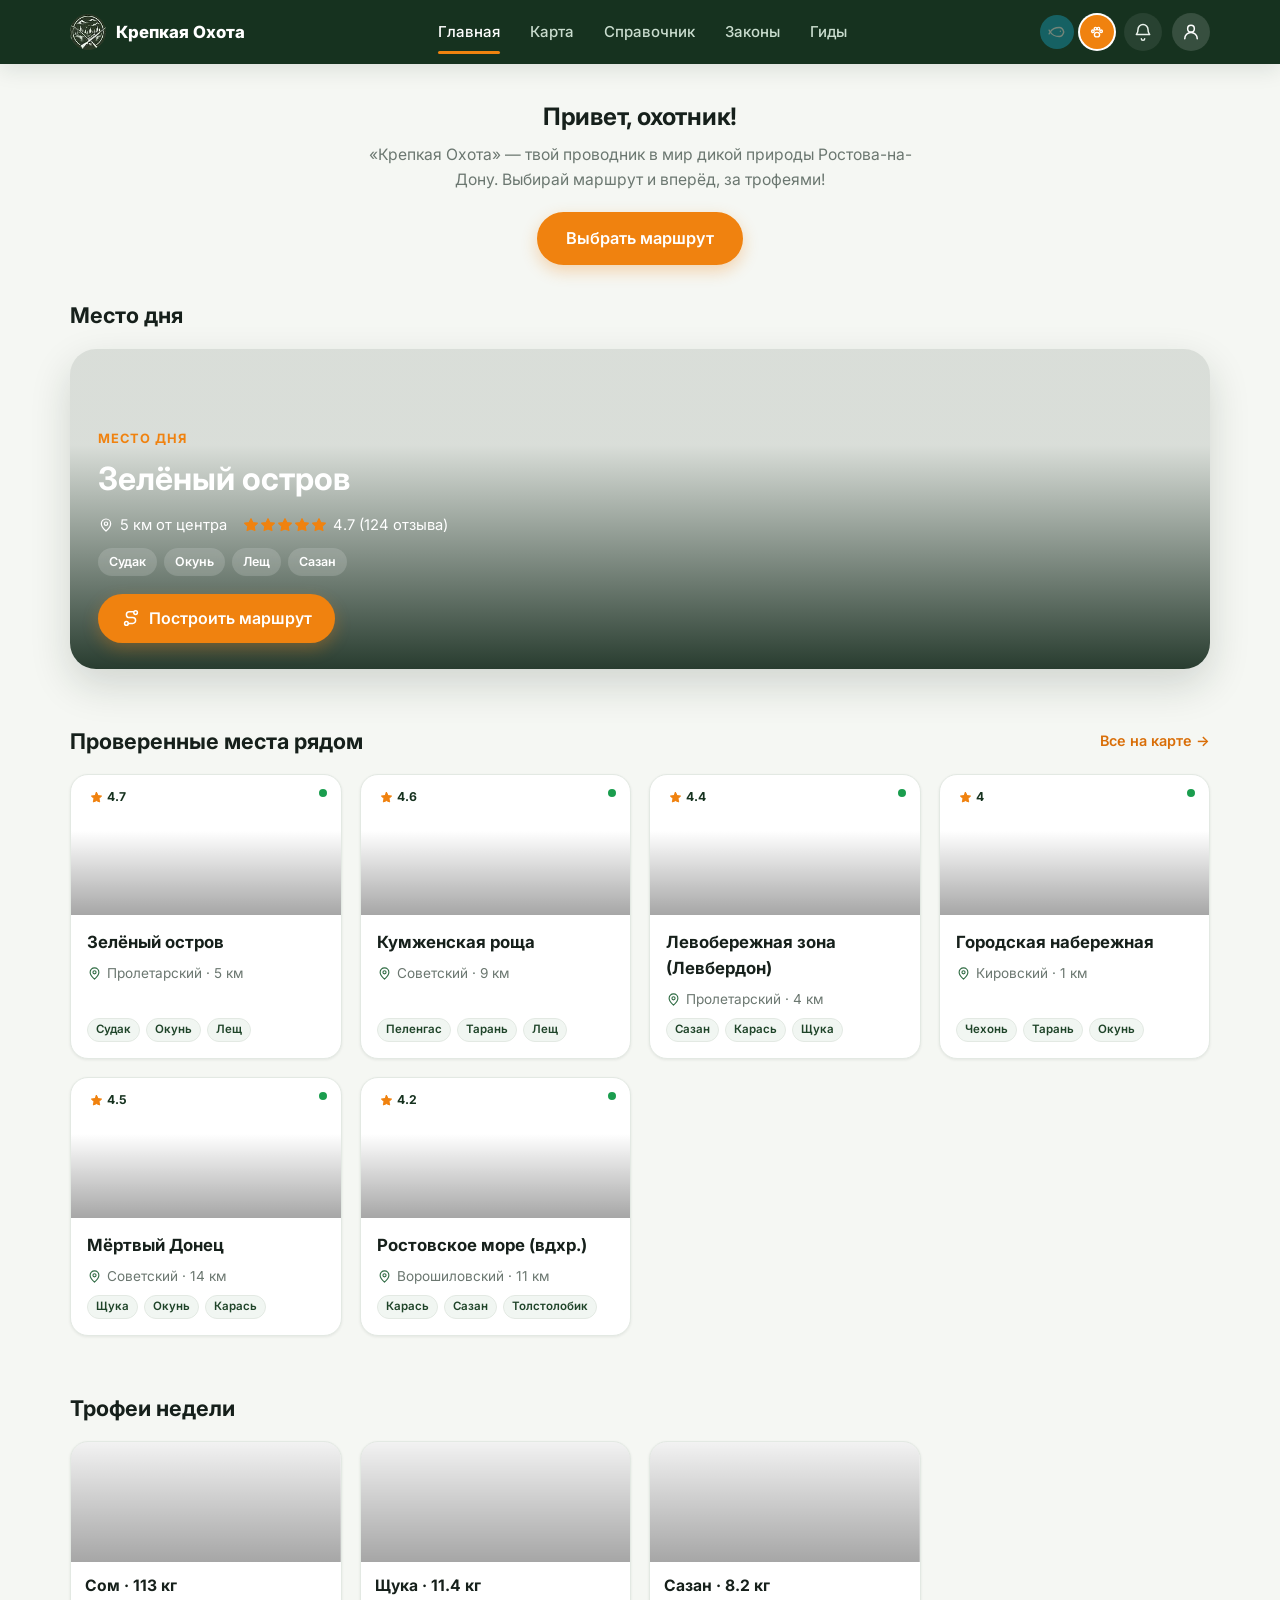
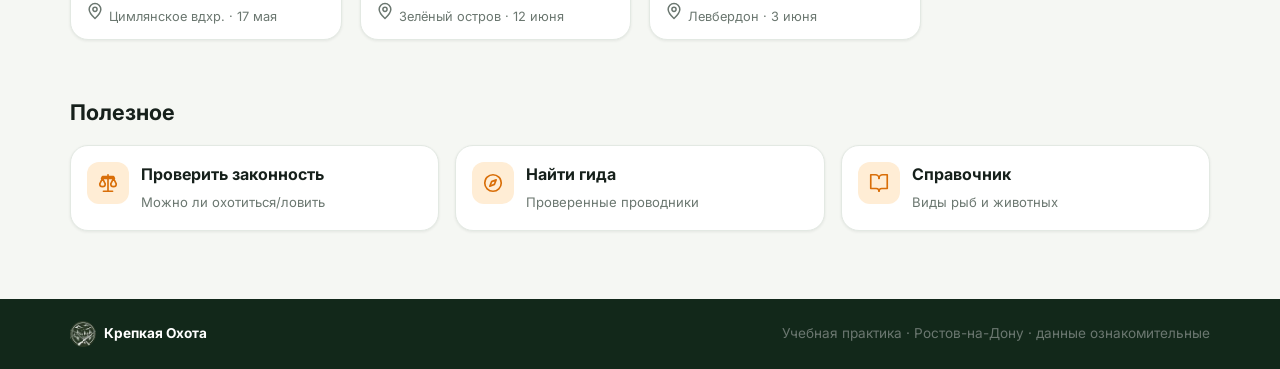
<file: frontend/index.html>
<!DOCTYPE html>
<html lang="ru">
<head>
  <meta charset="UTF-8" />
  <meta name="viewport" content="width=device-width, initial-scale=1.0" />
  <title>Крепкая Охота — главная</title>
  <meta name="description" content="Крепкая Охота — гид по рыбалке и охоте в Ростове-на-Дону: места по районам, сезоны, законы." />
  <link rel="preconnect" href="https://fonts.googleapis.com" />
  <link rel="preconnect" href="https://fonts.gstatic.com" crossorigin />
  <link href="https://fonts.googleapis.com/css2?family=Inter:wght@400;500;600;700;800&display=swap" rel="stylesheet" />
  <link rel="stylesheet" href="css/styles.css" />
</head>
<body>
  <header id="appHeader" class="site-header"></header>

  <main>
    <section class="hero">
      <div class="hero-inner">
        <h1 id="heroHi">Привет, охотник!</h1>
        <p>«Крепкая Охота» — твой проводник в мир дикой природы Ростова-на-Дону.
           Выбирай маршрут и вперёд, за трофеями!</p>
        <a class="btn btn-primary" href="pages/map.html">Выбрать маршрут</a>
      </div>
    </section>

    <div class="container">
      <section class="section">
        <div class="section-head"><h2>Место дня</h2></div>
        <article id="featured" class="featured"></article>
      </section>

      <section class="section">
        <div class="section-head">
          <h2>Проверенные места рядом</h2>
          <a class="link-more" href="pages/map.html">Все на карте →</a>
        </div>
        <div id="placesGrid" class="card-grid"></div>
      </section>

      <section class="section">
        <div class="section-head"><h2>Трофеи недели</h2></div>
        <div id="trophiesGrid" class="card-grid"></div>
      </section>

      <section class="section">
        <div class="section-head"><h2>Полезное</h2></div>
        <div id="usefulGrid" class="useful-grid"></div>
      </section>
    </div>
  </main>

  <footer id="appFooter" class="site-footer"></footer>

  <script src="js/config.js"></script>
  <script src="js/data.js"></script>
  <script src="js/api.js"></script>
  <script src="js/components.js"></script>
  <script src="js/home.js"></script>
</body>
</html>
</file>
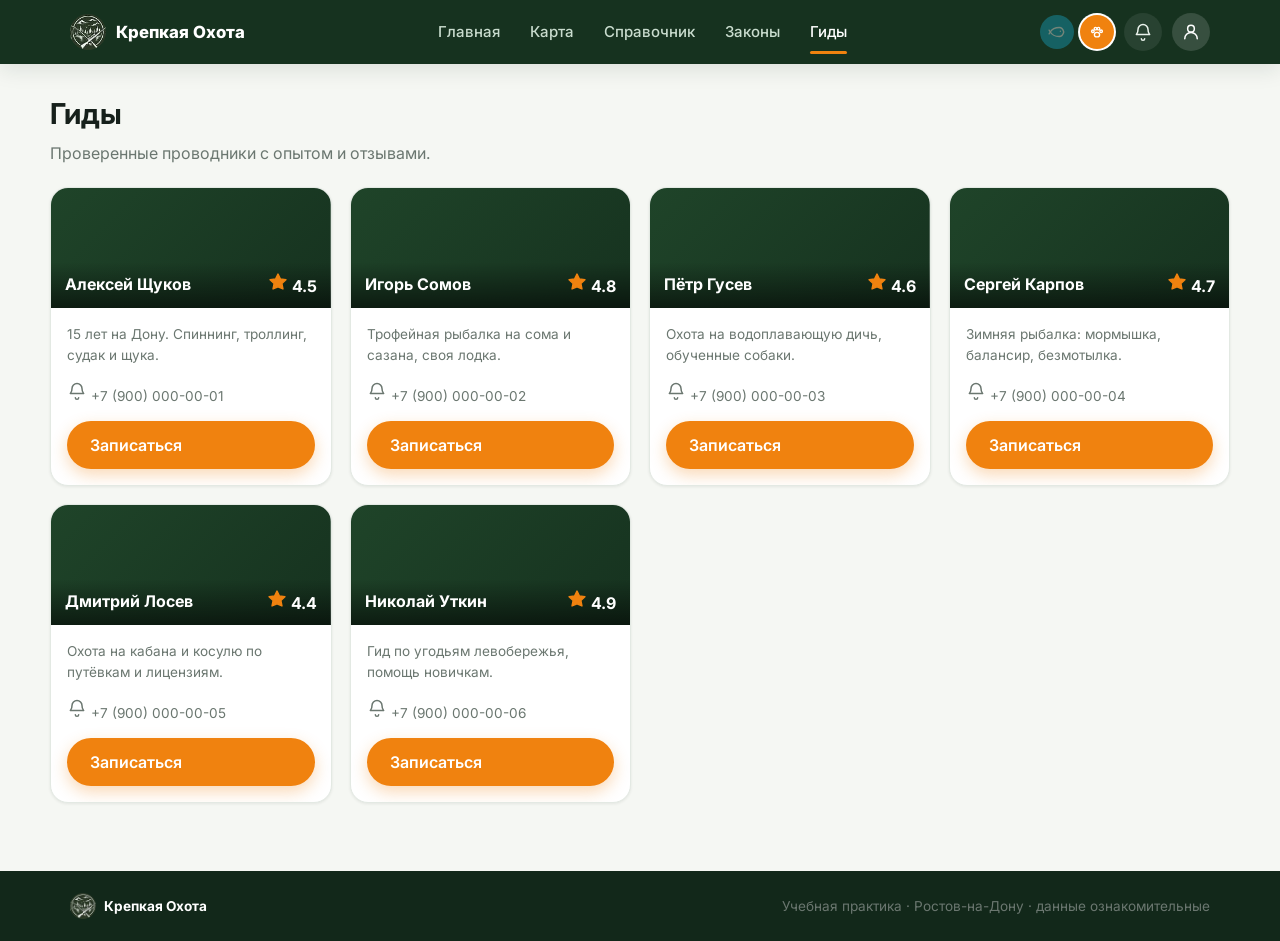
<file: frontend/pages/guides.html>
<!DOCTYPE html>
<html lang="ru">
<head>
  <meta charset="UTF-8" />
  <meta name="viewport" content="width=device-width, initial-scale=1.0" />
  <title>Крепкая Охота — гиды</title>
  <link rel="preconnect" href="https://fonts.googleapis.com" />
  <link href="https://fonts.googleapis.com/css2?family=Inter:wght@400;500;600;700;800&display=swap" rel="stylesheet" />
  <link rel="stylesheet" href="../css/styles.css" />
</head>
<body>
  <header id="appHeader" class="site-header"></header>

  <main>
    <div class="container section">
      <h1 class="page-title">Гиды</h1>
      <p class="page-sub">Проверенные проводники с опытом и отзывами.</p>
      <div id="guidesGrid" class="card-grid"></div>
    </div>
  </main>

  <footer id="appFooter" class="site-footer"></footer>

  <script src="../js/config.js"></script>
  <script src="../js/data.js"></script>
  <script src="../js/api.js"></script>
  <script src="../js/components.js"></script>
  <script src="../js/guides.js"></script>
</body>
</html>
</file>
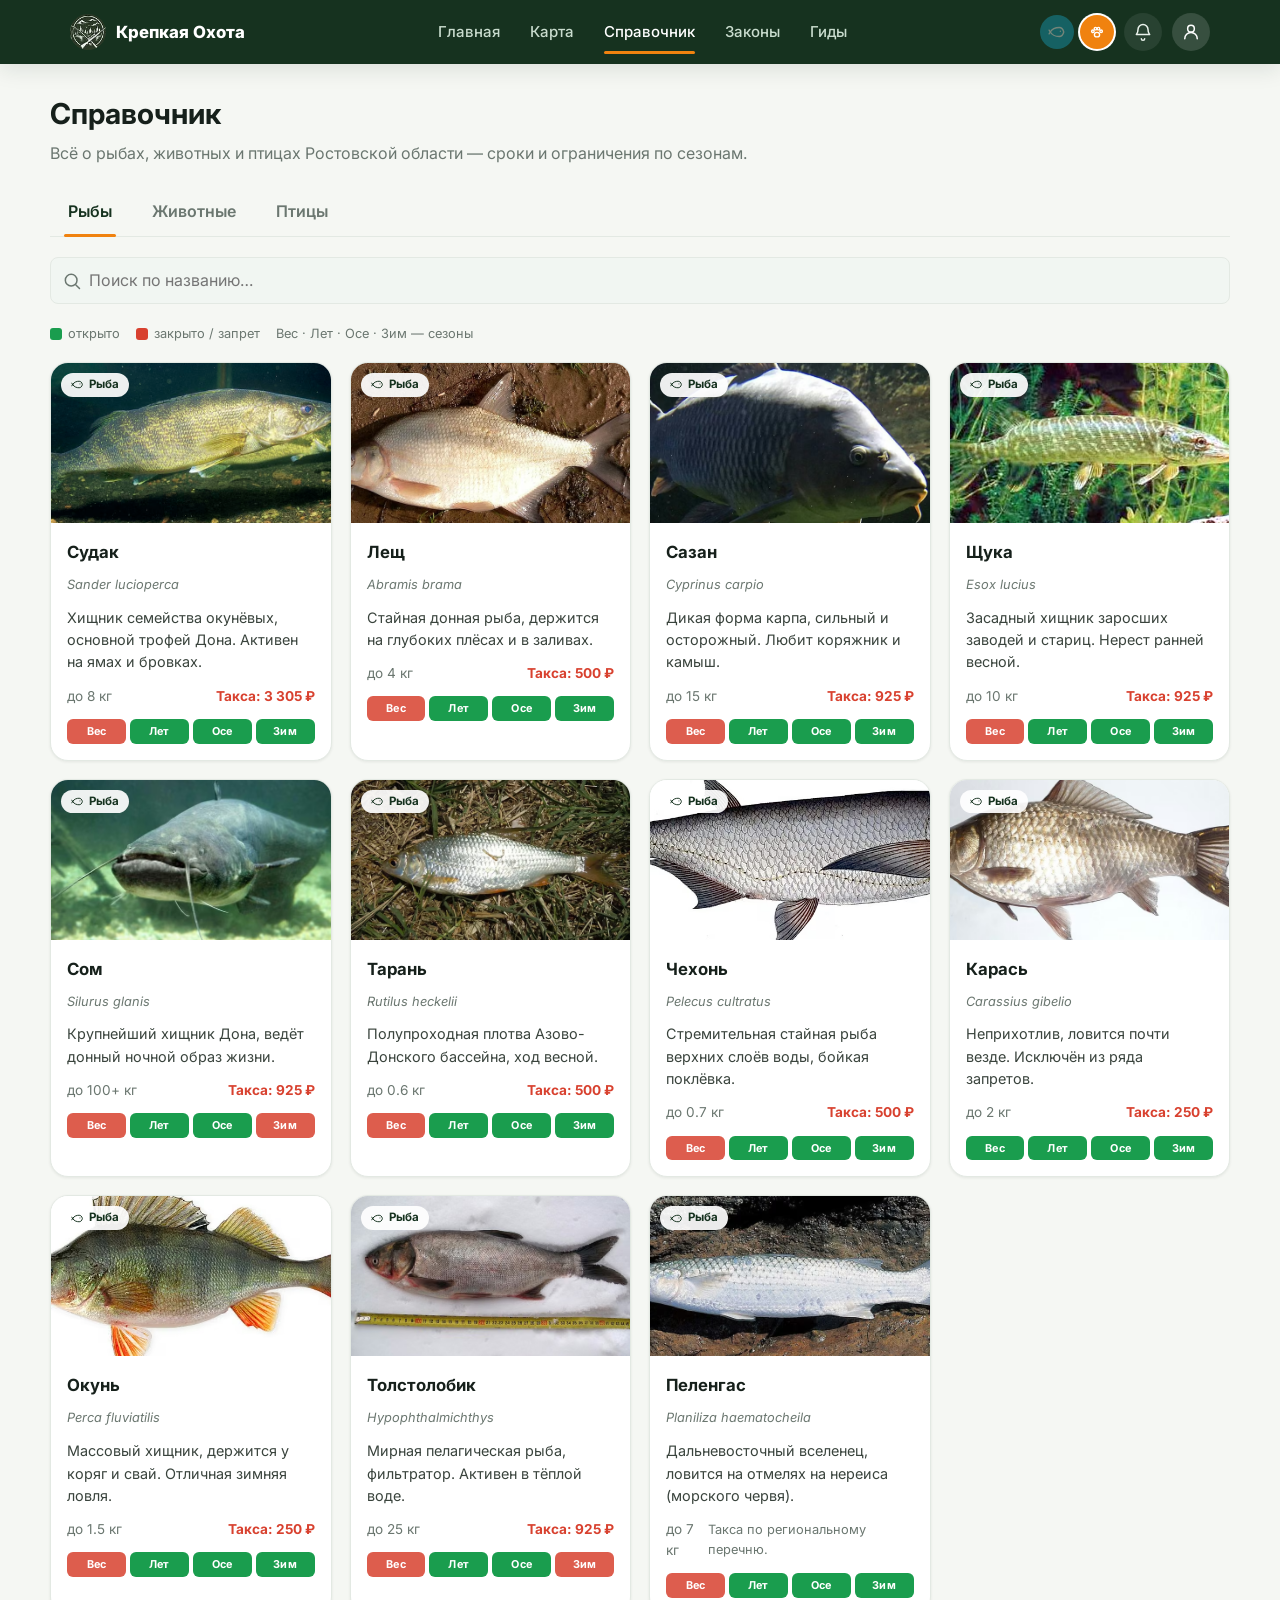
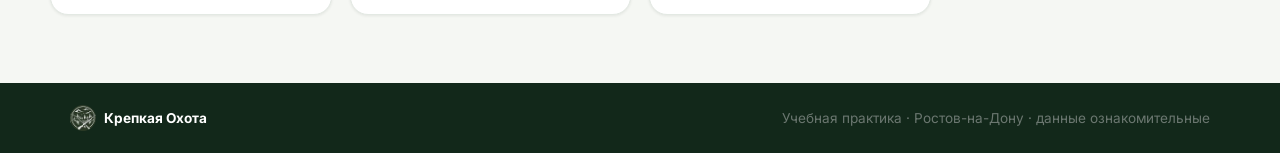
<file: frontend/pages/handbook.html>
<!DOCTYPE html>
<html lang="ru">
<head>
  <meta charset="UTF-8" />
  <meta name="viewport" content="width=device-width, initial-scale=1.0" />
  <title>Крепкая Охота — справочник</title>
  <link rel="preconnect" href="https://fonts.googleapis.com" />
  <link href="https://fonts.googleapis.com/css2?family=Inter:wght@400;500;600;700;800&display=swap" rel="stylesheet" />
  <link rel="stylesheet" href="../css/styles.css" />
</head>
<body>
  <header id="appHeader" class="site-header"></header>

  <main>
    <div class="container section">
      <h1 class="page-title">Справочник</h1>
      <p class="page-sub">Всё о рыбах, животных и птицах Ростовской области — сроки и ограничения по сезонам.</p>

      <div class="tabs" id="tabs"></div>

      <div class="toolbar">
        <div class="input-wrap">
          <span id="searchIcon"></span>
          <input id="search" class="input" type="text" placeholder="Поиск по названию…" autocomplete="off" />
        </div>
      </div>

      <div class="legend">
        <span><i style="background:#1a9d4e"></i> открыто</span>
        <span><i style="background:#d8412f"></i> закрыто / запрет</span>
        <span>Вес · Лет · Осе · Зим — сезоны</span>
      </div>

      <div id="cards" class="card-grid"></div>
    </div>
  </main>

  <footer id="appFooter" class="site-footer"></footer>

  <script src="../js/data.js"></script>
  <script src="../js/api.js"></script>
  <script src="../js/components.js"></script>
  <script src="../js/handbook.js"></script>
</body>
</html>
</file>
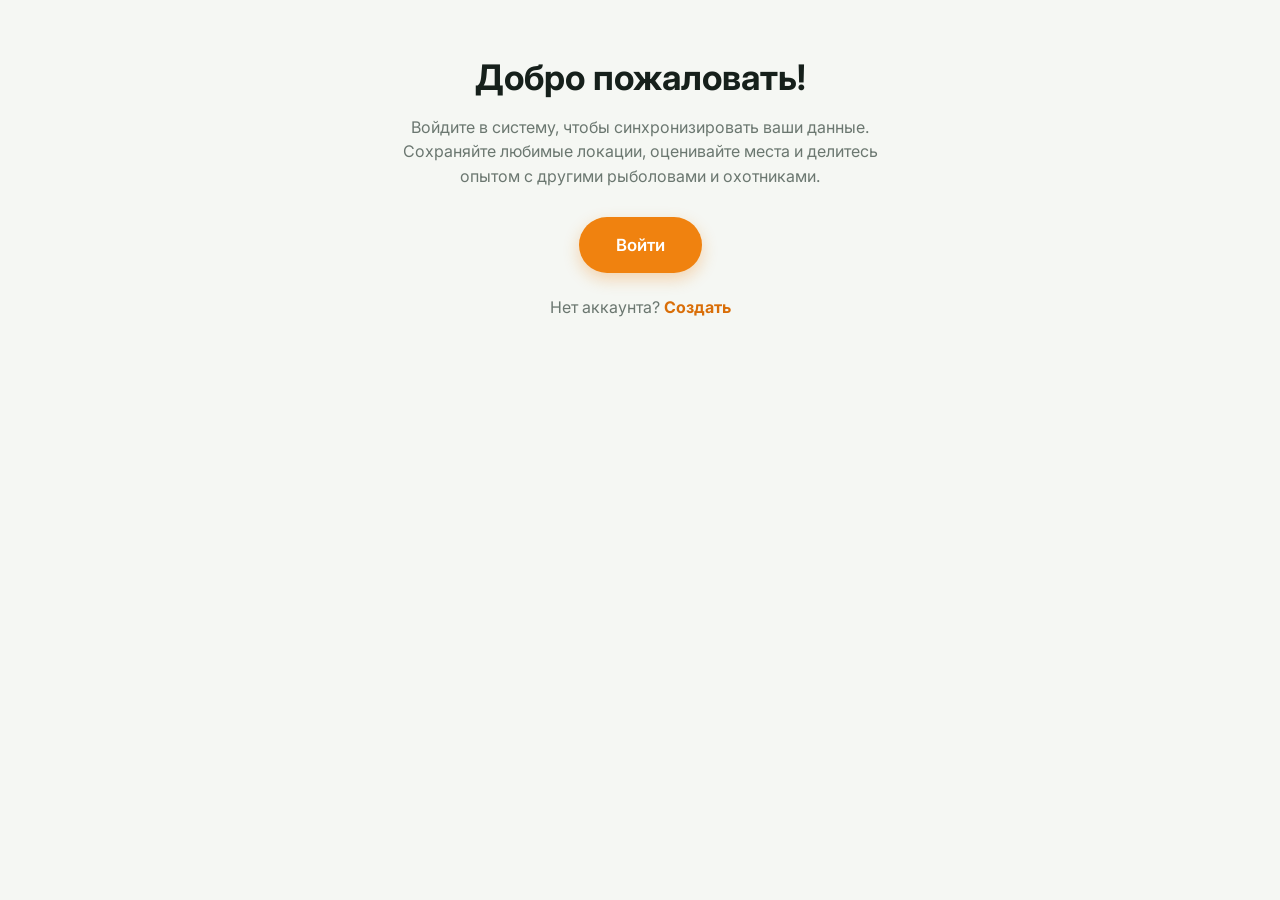
<file: frontend/pages/hello.html>
<!DOCTYPE html>
<html lang="ru">
<head>
  <meta charset="UTF-8" />
  <meta name="viewport" content="width=device-width, initial-scale=1.0" />
  <title>Крепкая Охота — добро пожаловать</title>
  <link rel="preconnect" href="https://fonts.googleapis.com" />
  <link href="https://fonts.googleapis.com/css2?family=Inter:wght@400;500;600;700;800&display=swap" rel="stylesheet" />
  <link rel="stylesheet" href="../css/styles.css" />
</head>
<body>
  <header id="appHeader" class="site-header"></header>

  <main>
    <div class="auth-wrap">
      <h1>Добро пожаловать!</h1>
      <p>Войдите в систему, чтобы синхронизировать ваши данные. Сохраняйте любимые
         локации, оценивайте места и делитесь опытом с другими рыболовами и охотниками.</p>
      <a class="btn btn-primary" href="login.html" style="font-size:1.05rem;padding:14px 36px">Войти</a>
      <p style="margin-top:22px">Нет аккаунта? <a class="auth-link" href="register.html">Создать</a></p>
    </div>
  </main>

  <footer id="appFooter" class="site-footer"></footer>

  <script src="../js/config.js"></script>
  <script src="../js/components.js"></script>
</body>
</html>
</file>
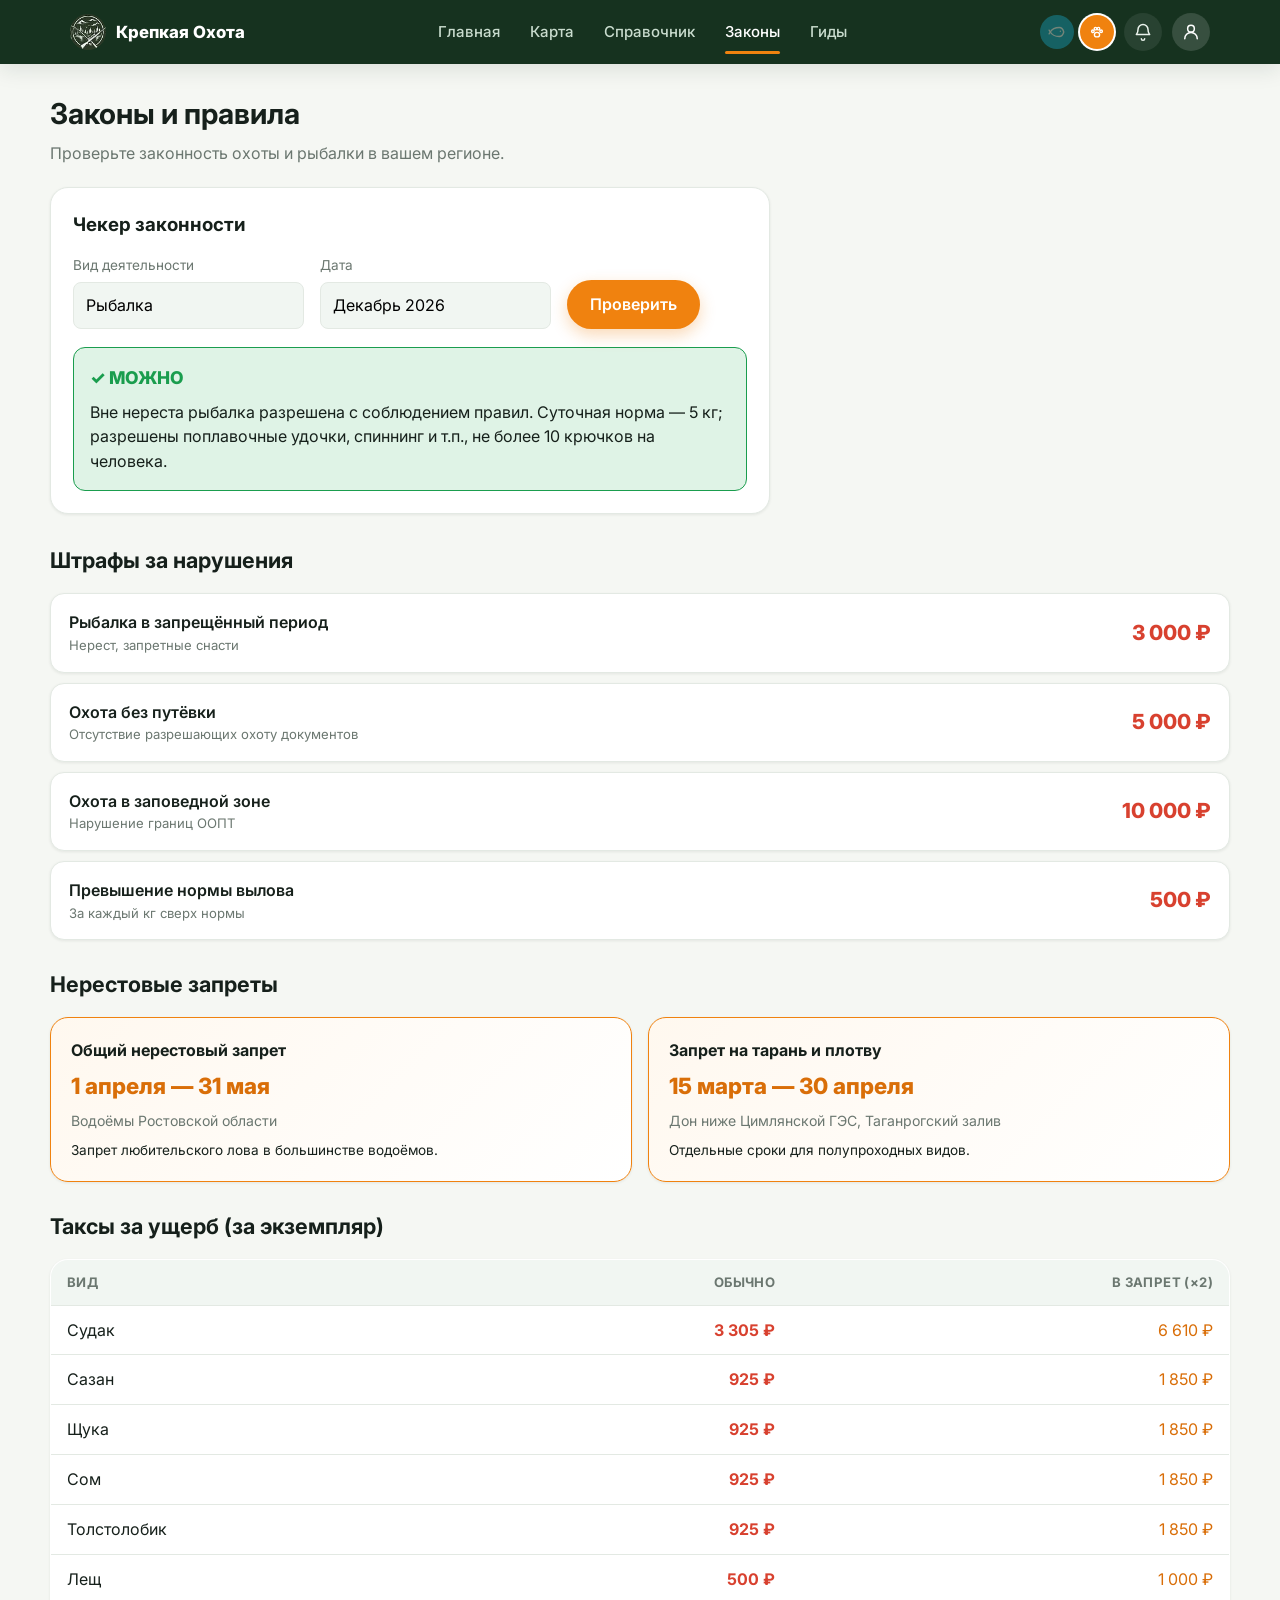
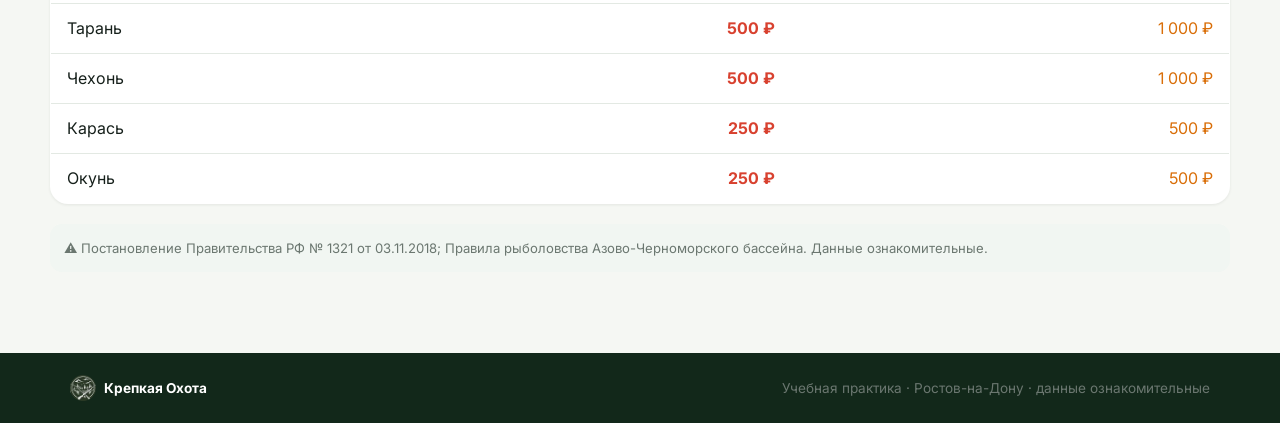
<file: frontend/pages/laws.html>
<!DOCTYPE html>
<html lang="ru">
<head>
  <meta charset="UTF-8" />
  <meta name="viewport" content="width=device-width, initial-scale=1.0" />
  <title>Крепкая Охота — законы</title>
  <link rel="preconnect" href="https://fonts.googleapis.com" />
  <link href="https://fonts.googleapis.com/css2?family=Inter:wght@400;500;600;700;800&display=swap" rel="stylesheet" />
  <link rel="stylesheet" href="../css/styles.css" />
</head>
<body>
  <header id="appHeader" class="site-header"></header>

  <main>
    <div class="container section">
      <h1 class="page-title">Законы и правила</h1>
      <p class="page-sub">Проверьте законность охоты и рыбалки в вашем регионе.</p>

      <div class="checker">
        <h3>Чекер законности</h3>
        <div class="row">
          <div class="field">
            <label for="actSel">Вид деятельности</label>
            <select id="actSel" class="input">
              <option value="fishing">Рыбалка</option>
              <option value="hunting">Охота</option>
            </select>
          </div>
          <div class="field">
            <label for="monthSel">Дата</label>
            <select id="monthSel" class="input"></select>
          </div>
          <div class="field" style="flex:0 0 auto">
            <button id="checkBtn" class="btn btn-primary">Проверить</button>
          </div>
        </div>
        <div id="verdict"></div>
      </div>

      <div class="section-head"><h2>Штрафы за нарушения</h2></div>
      <div id="fineList" class="fine-list"></div>

      <div class="section-head" style="margin-top:28px"><h2>Нерестовые запреты</h2></div>
      <div id="banGrid" class="ban-grid"></div>

      <div class="section-head"><h2>Таксы за ущерб (за экземпляр)</h2></div>
      <table class="tax-table">
        <thead><tr><th>Вид</th><th style="text-align:right">Обычно</th><th style="text-align:right">В запрет (×2)</th></tr></thead>
        <tbody id="taxBody"></tbody>
      </table>

      <p class="source-note" id="sourceNote"></p>
    </div>
  </main>

  <footer id="appFooter" class="site-footer"></footer>

  <script src="../js/config.js"></script>
  <script src="../js/data.js"></script>
  <script src="../js/api.js"></script>
  <script src="../js/components.js"></script>
  <script src="../js/laws.js"></script>
</body>
</html>
</file>
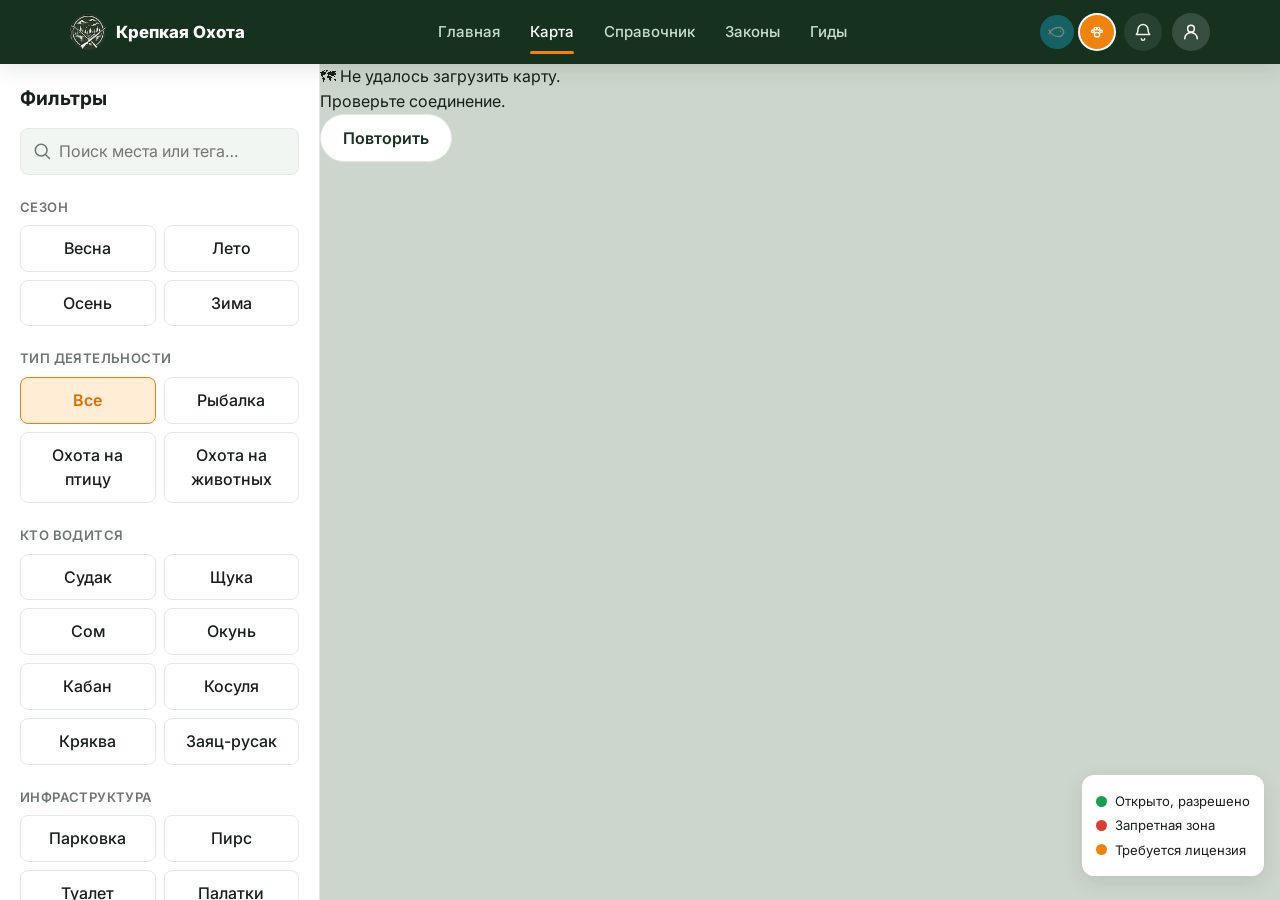
<file: frontend/pages/map.html>
<!DOCTYPE html>
<html lang="ru">
<head>
  <meta charset="UTF-8" />
  <meta name="viewport" content="width=device-width, initial-scale=1.0" />
  <title>Крепкая Охота — карта</title>
  <link rel="preconnect" href="https://fonts.googleapis.com" />
  <link href="https://fonts.googleapis.com/css2?family=Inter:wght@400;500;600;700;800&display=swap" rel="stylesheet" />
  <link rel="stylesheet" href="../css/styles.css" />
</head>
<body>
  <header id="appHeader" class="site-header"></header>

  <main>
    <div class="map-layout">
      <aside class="map-sidebar">
        <h3>Фильтры</h3>
        <div class="input-wrap" style="margin-top:14px">
          <span id="searchIcon"></span>
          <input id="search" class="input" type="text" placeholder="Поиск места или тега…" autocomplete="off" />
        </div>

        <div class="filter-block">
          <div class="filter-label">Сезон</div>
          <div class="toggle-grid" id="seasonToggles"></div>
        </div>
        <div class="filter-block">
          <div class="filter-label">Тип деятельности</div>
          <div class="toggle-grid" id="typeToggles"></div>
        </div>
        <div class="filter-block">
          <div class="filter-label">Кто водится</div>
          <div class="toggle-grid" id="speciesToggles"></div>
        </div>
        <div class="filter-block">
          <div class="filter-label">Инфраструктура</div>
          <div class="toggle-grid" id="infraToggles"></div>
        </div>
        <div class="filter-block">
          <div class="filter-label">Доступность</div>
          <div class="toggle-grid" id="reachToggles"></div>
        </div>

        <p class="result-count" id="resultCount"></p>
      </aside>

      <div class="map-pane">
        <div id="map" class="map"></div>
        <div class="map-legend">
          <div><i style="background:#1a9d4e"></i> Открыто, разрешено</div>
          <div><i style="background:#d8412f"></i> Запретная зона</div>
          <div><i style="background:#f0820f"></i> Требуется лицензия</div>
        </div>
      </div>
    </div>
  </main>

  <script src="../js/config.js"></script>
  <script src="../js/data.js"></script>
  <script src="../js/api.js"></script>
  <script src="../js/components.js"></script>
  <script src="../js/map.js"></script>
</body>
</html>
</file>
<file: frontend/css/styles.css>
:root {
  --green-900: #12281a;
  --green-800: #16321f;
  --green-700: #1f4429;
  --green-600: #2f6b43;
  --green-500: #3d8456;
  --green-100: #e7f0e9;
  --green-050: #f1f6f2;
  --brand: #16321f;
  --brand-2: #1f4429;
  --accent: #f0820f;
  --accent-600: #d96e08;
  --accent-100: #ffedd5;
  --mode-hunt: #f0820f;
  --mode-fish: #18a9c9;
  --ink: #16201b;
  --muted: #6b7770;
  --line: #e3e9e3;
  --bg: #f5f7f3;
  --card: #ffffff;
  --ok: #1a9d4e;
  --ok-100: #dff3e6;
  --bad: #d8412f;
  --bad-100: #fbe4e1;
  --warn: #c97a06;
  --r-sm: 8px;
  --r-md: 12px;
  --r-lg: 18px;
  --r-xl: 26px;
  --shadow-sm: 0 1px 3px rgba(20, 40, 26, 0.08);
  --shadow-md: 0 6px 20px rgba(20, 40, 26, 0.10);
  --shadow-lg: 0 16px 40px rgba(20, 40, 26, 0.16);
  --maxw: 1180px;
  --header-h: 64px;
}

* { box-sizing: border-box; }

html { scroll-behavior: smooth; }

body {
  margin: 0;
  font-family: "Inter", "Segoe UI", system-ui, sans-serif;
  color: var(--ink);
  background: var(--bg);
  line-height: 1.55;
  display: flex;
  flex-direction: column;
  min-height: 100vh;
  -webkit-font-smoothing: antialiased;
}

a { color: inherit; text-decoration: none; }
img { max-width: 100%; display: block; }
.icon { width: 20px; height: 20px; flex: none; }

/* ── Контейнер ── */
.container { width: 100%; max-width: var(--maxw); margin: 0 auto; padding: 0 20px; }

/* ── Кнопки ── */
.btn {
  display: inline-flex; align-items: center; gap: 8px;
  font: inherit; font-weight: 600; cursor: pointer;
  border: 1px solid transparent; border-radius: 999px;
  padding: 11px 22px; transition: background .16s, transform .12s, box-shadow .16s, color .16s;
}
.btn:active { transform: translateY(1px); }
.btn-primary { background: var(--accent); color: #fff; box-shadow: 0 6px 16px rgba(240, 130, 15, .3); }
.btn-primary:hover { background: var(--accent-600); }
.btn-light { background: #fff; color: var(--green-800); border-color: var(--line); }
.btn-light:hover { background: var(--green-050); }
.btn-ghost { background: transparent; color: var(--green-700); border-color: var(--green-600); }
.btn-ghost:hover { background: var(--green-050); }
.btn-block { width: 100%; justify-content: center; }

:focus-visible { outline: 3px solid var(--accent); outline-offset: 2px; border-radius: 6px; }

.site-header {
  position: sticky; top: 0; z-index: 50;
  background: var(--brand); color: #eaf2ec;
  box-shadow: var(--shadow-md);
  transition: background .25s;
}
.header-inner {
  max-width: var(--maxw); margin: 0 auto; padding: 0 20px;
  height: var(--header-h);
  display: flex; align-items: center; gap: 20px;
}
.brand { display: flex; align-items: center; gap: 10px; font-weight: 800; font-size: 1.05rem; color: #fff; }
.logo-mark { width: 34px; height: 34px; flex: none; }
.nav { display: flex; gap: 4px; margin: 0 auto; }
.nav-link {
  display: flex; align-items: center; gap: 7px;
  padding: 8px 13px; border-radius: var(--r-sm);
  color: #c9dcce; font-size: .94rem; font-weight: 500;
  position: relative; transition: background .15s, color .15s;
}
.nav-link .icon { width: 18px; height: 18px; }
.nav-link:hover { background: rgba(255, 255, 255, .09); color: #fff; }
.nav-link.active { color: #fff; }
.nav-link.active::after {
  content: ""; position: absolute; left: 13px; right: 13px; bottom: -2px;
  height: 3px; border-radius: 3px; background: var(--accent);
}
.header-actions { display: flex; align-items: center; gap: 10px; }
.icon-btn {
  display: grid; place-items: center; width: 38px; height: 38px;
  border-radius: 50%; border: none; background: rgba(255, 255, 255, .08);
  color: #eaf2ec; cursor: pointer; transition: background .15s;
}
.icon-btn:hover { background: rgba(255, 255, 255, .18); }
.avatar {
  display: grid; place-items: center; width: 38px; height: 38px; border-radius: 50%;
  background: var(--accent); color: #fff; font-weight: 700; font-size: .85rem; text-decoration: none;
}
.avatar.avatar-guest { background: rgba(255, 255, 255, .14); }
.avatar.avatar-guest .icon { width: 20px; height: 20px; }
.burger { display: none; }

main { flex: 1; width: 100%; }
.section { padding: 28px 0; }
.section-head { display: flex; align-items: center; justify-content: space-between; margin-bottom: 16px; }
.section-head h2 { font-size: 1.35rem; margin: 0; }
.link-more { color: var(--accent-600); font-weight: 600; font-size: .9rem; }
.page-title { font-size: 1.8rem; margin: 0 0 4px; }
.page-sub { color: var(--muted); margin: 0 0 22px; }

.chip {
  display: inline-flex; align-items: center; gap: 5px;
  padding: 3px 10px; border-radius: 999px; font-size: .78rem; font-weight: 600;
  background: var(--green-050); color: var(--green-700); border: 1px solid var(--line);
}
.chip.solid { background: var(--green-600); color: #fff; border-color: transparent; }
.chip.warn { background: var(--accent-100); color: var(--accent-600); border-color: transparent; }

.stars { display: inline-flex; gap: 1px; }
.stars .icon { width: 15px; height: 15px; }
.star-on { color: var(--accent); fill: var(--accent); }
.star-off { color: #cfd8d0; fill: #eef2ee; }

.season-bars { display: flex; gap: 4px; }
.sbar {
  flex: 1; text-align: center; font-size: .68rem; font-weight: 700; letter-spacing: .02em;
  padding: 4px 0; border-radius: 6px; color: #fff;
}
.sbar.ok { background: var(--ok); }
.sbar.bad { background: var(--bad); opacity: .85; }

.hero { background: transparent; }
.hero-inner { max-width: 680px; margin: 0 auto; padding: 34px 20px 6px; text-align: center; }
.hero h1 { font-size: 1.5rem; margin: 0 0 8px; letter-spacing: -.01em; }
.hero p { font-size: .98rem; max-width: 560px; margin: 0 auto 20px; color: var(--muted); }
.hero .btn-primary { font-size: 1.02rem; padding: 13px 28px; }

.featured {
  position: relative; overflow: hidden; border-radius: var(--r-xl);
  min-height: 320px; display: flex; align-items: flex-end;
  color: #fff; box-shadow: var(--shadow-lg);
  background: linear-gradient(180deg, rgba(18,40,26,.15) 35%, rgba(18,40,26,.9)),
              url("https://images.unsplash.com/photo-1500514966906-fe245eea9344?auto=format&fit=crop&w=1400&q=70") center/cover;
}
.featured-body { padding: 26px 28px; width: 100%; }
.featured .eyebrow { font-size: .8rem; text-transform: uppercase; letter-spacing: .08em; color: var(--accent); font-weight: 700; }
.featured h3 { font-size: 2rem; margin: 4px 0 10px; }
.featured .meta { display: flex; align-items: center; gap: 16px; margin-bottom: 12px; font-size: .92rem; }
.featured .meta .icon { width: 16px; height: 16px; }
.featured .meta-item { display: inline-flex; align-items: center; gap: 6px; }
.featured .chips { display: flex; gap: 7px; margin-bottom: 18px; flex-wrap: wrap; }
.featured .chip { background: rgba(255,255,255,.16); color: #fff; border-color: transparent; backdrop-filter: blur(4px); }

.card-grid { display: grid; grid-template-columns: repeat(auto-fill, minmax(250px, 1fr)); gap: 18px; }
.place-card {
  background: var(--card); border: 1px solid var(--line); border-radius: var(--r-lg);
  overflow: hidden; box-shadow: var(--shadow-sm);
  transition: transform .16s, box-shadow .16s; cursor: pointer; display: flex; flex-direction: column;
}
.place-card:hover { transform: translateY(-4px); box-shadow: var(--shadow-md); }
.place-media {
  height: 140px; position: relative;
  background: linear-gradient(135deg, var(--green-600), var(--green-800));
  background-size: cover; background-position: center;
}
.place-media::after { content: ""; position: absolute; inset: 0; background: linear-gradient(180deg, transparent 40%, rgba(0,0,0,.35)); }
.place-badge {
  position: absolute; top: 10px; left: 10px; z-index: 1;
  background: rgba(255,255,255,.92); color: var(--green-800);
  border-radius: 999px; padding: 3px 9px; font-size: .76rem; font-weight: 700;
  display: inline-flex; align-items: center; gap: 4px;
}
.place-badge .icon { width: 13px; height: 13px; color: var(--accent); fill: var(--accent); }
.status-dot { position: absolute; top: 12px; right: 12px; z-index: 1; width: 12px; height: 12px; border-radius: 50%; border: 2px solid #fff; }
.status-dot.open { background: var(--ok); }
.status-dot.closed { background: var(--bad); }
.place-body { padding: 14px 16px 16px; display: flex; flex-direction: column; gap: 8px; flex: 1; }
.place-body h4 { margin: 0; font-size: 1.05rem; }
.place-loc { display: flex; align-items: center; gap: 5px; color: var(--muted); font-size: .85rem; }
.place-loc .icon { width: 15px; height: 15px; color: var(--green-600); }
.place-tags { display: flex; gap: 6px; flex-wrap: wrap; margin-top: auto; }
.place-tags .chip { font-size: .72rem; padding: 2px 8px; }

.map-layout { display: grid; grid-template-columns: 320px 1fr; height: calc(100vh - var(--header-h)); }
.map-sidebar { background: var(--card); border-right: 1px solid var(--line); padding: 20px; overflow: auto; }
.map-sidebar h3 { font-size: 1.2rem; margin: 0 0 4px; }
.filter-block { margin-top: 22px; }
.filter-label { font-size: .82rem; font-weight: 600; color: var(--muted); margin-bottom: 8px; text-transform: uppercase; letter-spacing: .03em; }
.input {
  width: 100%; padding: 10px 12px 10px 38px; border: 1px solid var(--line);
  border-radius: var(--r-sm); font: inherit; background: var(--green-050);
}
.input-wrap { position: relative; }
.input-wrap .icon { position: absolute; left: 12px; top: 50%; transform: translateY(-50%); color: var(--muted); }
.toggle-grid { display: grid; grid-template-columns: 1fr 1fr; gap: 8px; }
.toggle {
  padding: 10px; border: 1px solid var(--line); border-radius: var(--r-sm);
  background: #fff; cursor: pointer; font: inherit; font-weight: 500; color: var(--ink);
  transition: border-color .15s, background .15s, color .15s;
}
.toggle:hover { background: var(--green-050); }
.toggle.active { border-color: var(--accent); background: var(--accent-100); color: var(--accent-600); font-weight: 600; }
select.input { padding-left: 12px; appearance: none; cursor: pointer; }
.map-pane { position: relative; }
.map { width: 100%; height: 100%; min-height: 400px; background: #cdd6cc; }
.result-count { font-size: .82rem; color: var(--muted); margin-top: 18px; }
.leaflet-popup-content { font-family: inherit; }
.popup-title { font-weight: 700; margin-bottom: 2px; }
.popup-tags { display: flex; gap: 4px; flex-wrap: wrap; margin-top: 6px; }

.tabs { display: flex; gap: 4px; border-bottom: 1px solid var(--line); margin-bottom: 20px; }
.tab {
  padding: 12px 18px; border: none; background: none; font: inherit; font-weight: 600;
  color: var(--muted); cursor: pointer; position: relative; transition: color .15s;
}
.tab:hover { color: var(--ink); }
.tab.active { color: var(--green-800); }
.tab.active::after { content: ""; position: absolute; left: 14px; right: 14px; bottom: -1px; height: 3px; border-radius: 3px; background: var(--accent); }
.toolbar { display: flex; gap: 12px; margin-bottom: 20px; flex-wrap: wrap; }
.toolbar .input-wrap { flex: 1; min-width: 220px; }

.species-card {
  background: var(--card); border: 1px solid var(--line); border-radius: var(--r-lg);
  overflow: hidden; box-shadow: var(--shadow-sm); display: flex; flex-direction: column;
  transition: transform .16s, box-shadow .16s;
}
.species-card:hover { transform: translateY(-3px); box-shadow: var(--shadow-md); }
.species-head {
  padding: 18px; display: flex; align-items: center; gap: 12px; color: #fff;
  background: linear-gradient(135deg, var(--green-600), var(--green-800));
}
.species-card.cat-fish .species-head { background: linear-gradient(135deg, #1d6f8a, #123b52); }
.species-card.cat-animal .species-head { background: linear-gradient(135deg, #8a5a1d, #4a2f12); }
.species-card.cat-bird .species-head { background: linear-gradient(135deg, #2f7d5a, #18402c); }
.species-head .icon { width: 34px; height: 34px; }
.species-head h4 { margin: 0; font-size: 1.15rem; }
.species-head .latin { font-style: italic; font-size: .8rem; opacity: .85; }
.species-body { padding: 16px; display: flex; flex-direction: column; gap: 12px; flex: 1; }
.species-body p { margin: 0; font-size: .9rem; color: #3a443d; }
.species-meta { display: flex; justify-content: space-between; align-items: center; font-size: .85rem; }
.species-meta .size { color: var(--muted); }
.species-meta .tax { font-weight: 700; color: var(--bad); }
.legend { display: flex; gap: 16px; font-size: .8rem; color: var(--muted); margin-bottom: 18px; }
.legend span { display: inline-flex; align-items: center; gap: 6px; }
.legend i { width: 12px; height: 12px; border-radius: 3px; display: inline-block; }
.ban-grid { display: grid; grid-template-columns: repeat(auto-fit, minmax(300px, 1fr)); gap: 16px; margin-bottom: 28px; }
.ban-card {
  border: 1px solid var(--accent); background: linear-gradient(135deg, #fff8ef, #fff);
  border-radius: var(--r-lg); padding: 20px; box-shadow: var(--shadow-sm);
}
.ban-card .ban-period { font-size: 1.4rem; font-weight: 800; color: var(--accent-600); margin: 6px 0; }
.ban-card h4 { margin: 0; }
.ban-card .area { color: var(--muted); font-size: .88rem; }
.ban-card .note { font-size: .85rem; margin-top: 8px; }
.norm-grid { display: grid; grid-template-columns: repeat(auto-fit, minmax(220px, 1fr)); gap: 16px; margin-bottom: 28px; }
.norm-card { background: var(--card); border: 1px solid var(--line); border-radius: var(--r-lg); padding: 18px; box-shadow: var(--shadow-sm); }
.norm-card .norm-value { font-size: 1.5rem; font-weight: 800; color: var(--green-700); }
.norm-card .norm-label { font-weight: 600; margin-top: 4px; }
.norm-card .note { font-size: .82rem; color: var(--muted); margin-top: 6px; }
.tax-table { width: 100%; border-collapse: collapse; background: var(--card); border-radius: var(--r-lg); overflow: hidden; box-shadow: var(--shadow-sm); border: 1px solid var(--line); }
.tax-table th, .tax-table td { padding: 12px 16px; text-align: left; border-bottom: 1px solid var(--line); }
.tax-table th { background: var(--green-050); font-size: .82rem; text-transform: uppercase; letter-spacing: .03em; color: var(--muted); }
.tax-table tr:last-child td { border-bottom: none; }
.tax-table .amount { font-weight: 700; color: var(--bad); text-align: right; white-space: nowrap; }
.tax-table .amount2 { color: var(--accent-600); text-align: right; white-space: nowrap; }
.liability-grid { display: grid; grid-template-columns: repeat(auto-fit, minmax(300px, 1fr)); gap: 16px; margin: 28px 0 16px; }
.liability-card { background: var(--card); border: 1px solid var(--line); border-left: 4px solid var(--bad); border-radius: var(--r-md); padding: 18px; box-shadow: var(--shadow-sm); }
.liability-card .code { font-size: .8rem; color: var(--muted); font-weight: 600; }
.liability-card .penalty { font-size: 1.3rem; font-weight: 800; color: var(--bad); margin: 6px 0; }
.source-note { font-size: .82rem; color: var(--muted); margin-top: 20px; padding: 14px; background: var(--green-050); border-radius: var(--r-md); }
.stub { text-align: center; padding: 80px 20px; }
.stub .icon { width: 56px; height: 56px; color: var(--green-500); margin: 0 auto 16px; }
.stub h1 { margin: 0 0 8px; }
.stub p { color: var(--muted); max-width: 460px; margin: 0 auto; }
.site-footer { background: var(--green-900); color: #aebfb2; margin-top: 40px; }
.footer-inner { max-width: var(--maxw); margin: 0 auto; padding: 22px 20px; display: flex; align-items: center; justify-content: space-between; gap: 16px; flex-wrap: wrap; font-size: .85rem; }
.brand-sm { display: inline-flex; align-items: center; gap: 8px; color: #fff; font-weight: 700; }
.brand-sm .logo-mark { width: 26px; height: 26px; }
.muted { color: var(--muted); }
@media (max-width: 920px) {
  .nav {
    position: absolute; top: var(--header-h); left: 0; right: 0;
    flex-direction: column; gap: 0; background: var(--green-800);
    padding: 8px; box-shadow: var(--shadow-md); display: none; margin: 0;
  }
  .nav.open { display: flex; }
  .nav-link.active::after { display: none; }
  .nav-link.active { background: rgba(255,255,255,.12); }
  .burger { display: grid; place-items: center; width: 38px; height: 38px; border: none; border-radius: 8px; background: rgba(255,255,255,.08); color: #fff; cursor: pointer; }
  .map-layout { grid-template-columns: 1fr; height: auto; }
  .map-sidebar { border-right: none; border-bottom: 1px solid var(--line); }
  .map { height: 60vh; }
  .hero h1 { font-size: 1.8rem; }
  .featured h3 { font-size: 1.5rem; }
}
@media (prefers-reduced-motion: reduce) {
  * { animation: none !important; transition: none !important; scroll-behavior: auto !important; }
}
body[data-mode="fish"] {
  --brand: #0f6b78;
  --brand-2: #0c5562;
  --accent: #18a9c9;
  --accent-600: #1391ad;
  --accent-100: #d6f1f7;
}
.logo-img { width: 36px; height: 36px; border-radius: 50%; object-fit: cover; background: #15311e; flex: none; display: block; }
.brand-sm .logo-img { width: 26px; height: 26px; }
.mode-toggle-h { display: inline-flex; gap: 6px; align-items: center; }
.mode-dot { width: 34px; height: 34px; border-radius: 50%; border: none; display: grid; place-items: center;
  cursor: pointer; color: #fff; transition: transform .15s, box-shadow .15s, opacity .15s; }
.mode-dot .icon { width: 18px; height: 18px; }
.mode-dot.fish { background: var(--mode-fish); }
.mode-dot.hunt { background: var(--mode-hunt); }
.mode-dot[aria-pressed="false"] { opacity: .4; }
.mode-dot[aria-pressed="true"] { box-shadow: 0 0 0 2px #fff; opacity: 1; }
.mode-dot:hover { transform: translateY(-1px); }
.trophy-card { background: var(--card); border: 1px solid var(--line); border-radius: var(--r-lg); overflow: hidden; box-shadow: var(--shadow-sm); }
.trophy-media { height: 120px; background: linear-gradient(135deg, var(--brand-2), var(--brand)); background-size: cover; background-position: center; }
.trophy-body { padding: 12px 14px; }
.trophy-body h4 { margin: 0 0 2px; font-size: .98rem; }
.trophy-body .muted { font-size: .8rem; }
.useful-grid { display: grid; grid-template-columns: repeat(auto-fit, minmax(220px, 1fr)); gap: 16px; }
.useful-card { display: flex; gap: 12px; align-items: flex-start; background: var(--card); border: 1px solid var(--line);
  border-radius: var(--r-lg); padding: 16px; box-shadow: var(--shadow-sm); cursor: pointer; transition: transform .16s, box-shadow .16s; }
.useful-card:hover { transform: translateY(-3px); box-shadow: var(--shadow-md); }
.useful-ico { width: 42px; height: 42px; border-radius: 12px; display: grid; place-items: center; background: var(--accent-100); color: var(--accent-600); flex: none; }
.useful-ico .icon { width: 22px; height: 22px; }
.useful-card h4 { margin: 0 0 2px; font-size: 1rem; }
.useful-card .muted { font-size: .82rem; }
.map-legend { position: absolute; right: 16px; bottom: 24px; z-index: 500; background: #fff; border-radius: 12px; box-shadow: var(--shadow-md); padding: 12px 14px; font-size: .82rem; }
.map-legend div { display: flex; align-items: center; gap: 8px; margin: 4px 0; }
.map-legend i { width: 11px; height: 11px; border-radius: 50%; }
.checker { background: var(--card); border: 1px solid var(--line); border-radius: var(--r-lg); padding: 22px; box-shadow: var(--shadow-sm); max-width: 720px; margin-bottom: 30px; }
.checker h3 { margin: 0 0 16px; }
.checker .row { display: flex; gap: 16px; flex-wrap: wrap; align-items: flex-end; }
.checker .field { flex: 1; min-width: 180px; }
.checker label { display: block; font-size: .85rem; color: var(--muted); margin-bottom: 6px; }
.verdict { margin-top: 18px; border-radius: 12px; padding: 16px; }
.verdict.ok { background: var(--ok-100); border: 1px solid var(--ok); }
.verdict.bad { background: var(--bad-100); border: 1px solid var(--bad); }
.verdict .v-title { font-weight: 800; font-size: 1.1rem; }
.verdict.ok .v-title { color: var(--ok); }
.verdict.bad .v-title { color: var(--bad); }
.fine-list { display: flex; flex-direction: column; gap: 10px; }
.fine-row { display: flex; align-items: center; justify-content: space-between; gap: 16px; background: var(--card); border: 1px solid var(--line); border-radius: 14px; padding: 16px 18px; box-shadow: var(--shadow-sm); }
.fine-row .f-name { font-weight: 600; }
.fine-row .f-sub { font-size: .82rem; color: var(--muted); }
.fine-row .f-amount { font-size: 1.3rem; font-weight: 800; color: var(--bad); white-space: nowrap; }
.profile-card { background: var(--card); border: 1px solid var(--line); border-radius: var(--r-xl); padding: 24px; box-shadow: var(--shadow-md); display: flex; gap: 24px; align-items: center; flex-wrap: wrap; margin-bottom: 28px; }
.profile-ava { width: 120px; height: 120px; border-radius: 50%; background: var(--accent); color: #fff; display: grid; place-items: center; font-size: 2.6rem; font-weight: 800; flex: none; }
.profile-name { font-size: 1.8rem; font-weight: 800; margin: 0; }
.level-badge { display: inline-block; background: var(--accent-100); color: var(--accent-600); font-weight: 700; border-radius: 999px; padding: 4px 14px; margin: 8px 0 14px; }
.stat-row { display: flex; gap: 30px; flex-wrap: wrap; }
.stat .num { font-size: 1.5rem; font-weight: 800; }
.stat .lbl { font-size: .72rem; text-transform: uppercase; letter-spacing: .04em; color: var(--muted); }
.two-col { display: grid; grid-template-columns: 1fr 1fr; gap: 24px; }
.ach-grid { display: grid; grid-template-columns: repeat(auto-fill, minmax(130px, 1fr)); gap: 14px; }
.ach-card { aspect-ratio: 3/4; border-radius: 16px; display: flex; flex-direction: column; justify-content: flex-end; align-items: center; padding: 16px; color: #2a2200; font-weight: 700; text-align: center; box-shadow: var(--shadow-sm); }
.ach-ico { font-size: 1.9rem; margin-bottom: auto; }
.diary { display: flex; flex-direction: column; gap: 10px; }
.diary-row { display: flex; gap: 12px; align-items: center; background: var(--green-050); border-radius: 14px; padding: 10px 12px; }
.diary-thumb { width: 46px; height: 46px; border-radius: 10px; background: var(--brand); background-size: cover; background-position: center; flex: none; }
.diary-row h4 { margin: 0; font-size: .95rem; }
.diary-row .muted { font-size: .78rem; }
.guide-card { background: var(--card); border: 1px solid var(--line); border-radius: var(--r-lg); overflow: hidden; box-shadow: var(--shadow-sm); display: flex; flex-direction: column; transition: transform .16s, box-shadow .16s; }
.guide-card:hover { transform: translateY(-3px); box-shadow: var(--shadow-md); }
.guide-media { height: 120px; background: linear-gradient(135deg, var(--brand-2), var(--brand)); background-size: cover; background-position: center; position: relative; display: flex; align-items: flex-end; }
.guide-media .g-name { color: #fff; font-weight: 700; padding: 10px 14px; width: 100%; display: flex; justify-content: space-between; background: linear-gradient(transparent, rgba(0,0,0,.55)); }
.guide-body { padding: 16px; display: flex; flex-direction: column; gap: 14px; flex: 1; }
.guide-body .muted { font-size: .85rem; }
.auth-wrap { max-width: 620px; margin: 0 auto; padding: 50px 20px; text-align: center; }
.auth-wrap h1 { font-size: 2.2rem; margin: 0 0 10px; }
.auth-wrap p { color: var(--muted); margin: 0 auto 28px; max-width: 480px; }
.auth-card { background: var(--card); border: 1px solid var(--line); border-radius: var(--r-lg); box-shadow: var(--shadow-md); padding: 24px; text-align: left; }
.auth-card .field { margin-bottom: 16px; }
.auth-card label { display: block; color: var(--muted); margin-bottom: 6px; font-size: .9rem; }
.auth-card .input { padding-left: 12px; background: #eef1ee; }
.auth-link { color: var(--accent-600); font-weight: 700; }
.auth-msg { margin-top: 12px; font-size: .9rem; }
.auth-msg.err { color: var(--bad); }
.auth-msg.ok { color: var(--ok); }
@media (max-width: 720px) { .two-col { grid-template-columns: 1fr; } }
.species-photo { height: 160px; background: linear-gradient(135deg, var(--brand-2), var(--brand)); position: relative; overflow: hidden; }
.species-photo img { width: 100%; height: 100%; object-fit: cover; display: block; }
.species-photo .sp-cat { position: absolute; top: 10px; left: 10px; z-index: 1; background: rgba(255,255,255,.92); color: var(--brand); border-radius: 999px; padding: 3px 10px; font-size: .72rem; font-weight: 700; display: inline-flex; gap: 5px; align-items: center; }
.species-photo .sp-cat .icon { width: 13px; height: 13px; }
.species-card .species-body h4 { margin: 0; font-size: 1.05rem; }
.species-card .species-body .latin { color: var(--muted); font-style: italic; font-size: .8rem; margin-top: -2px; }
</file>
